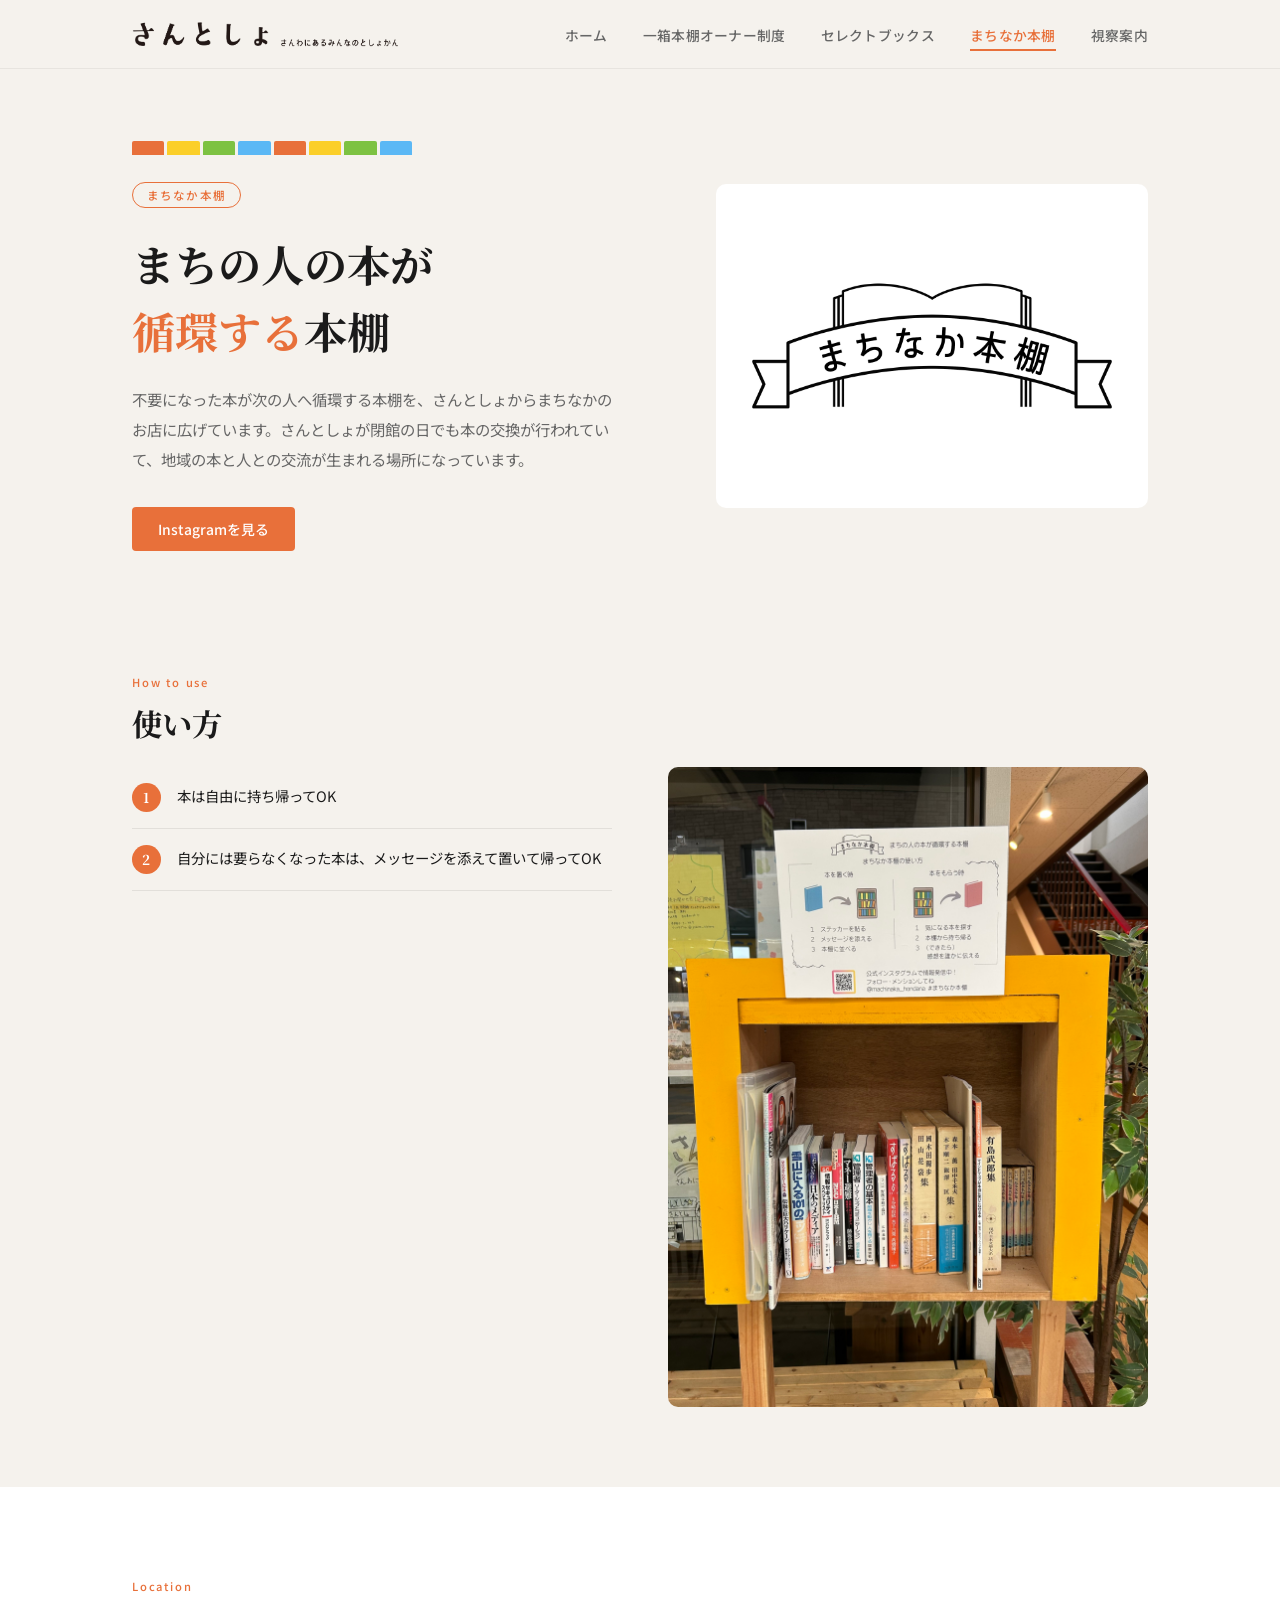
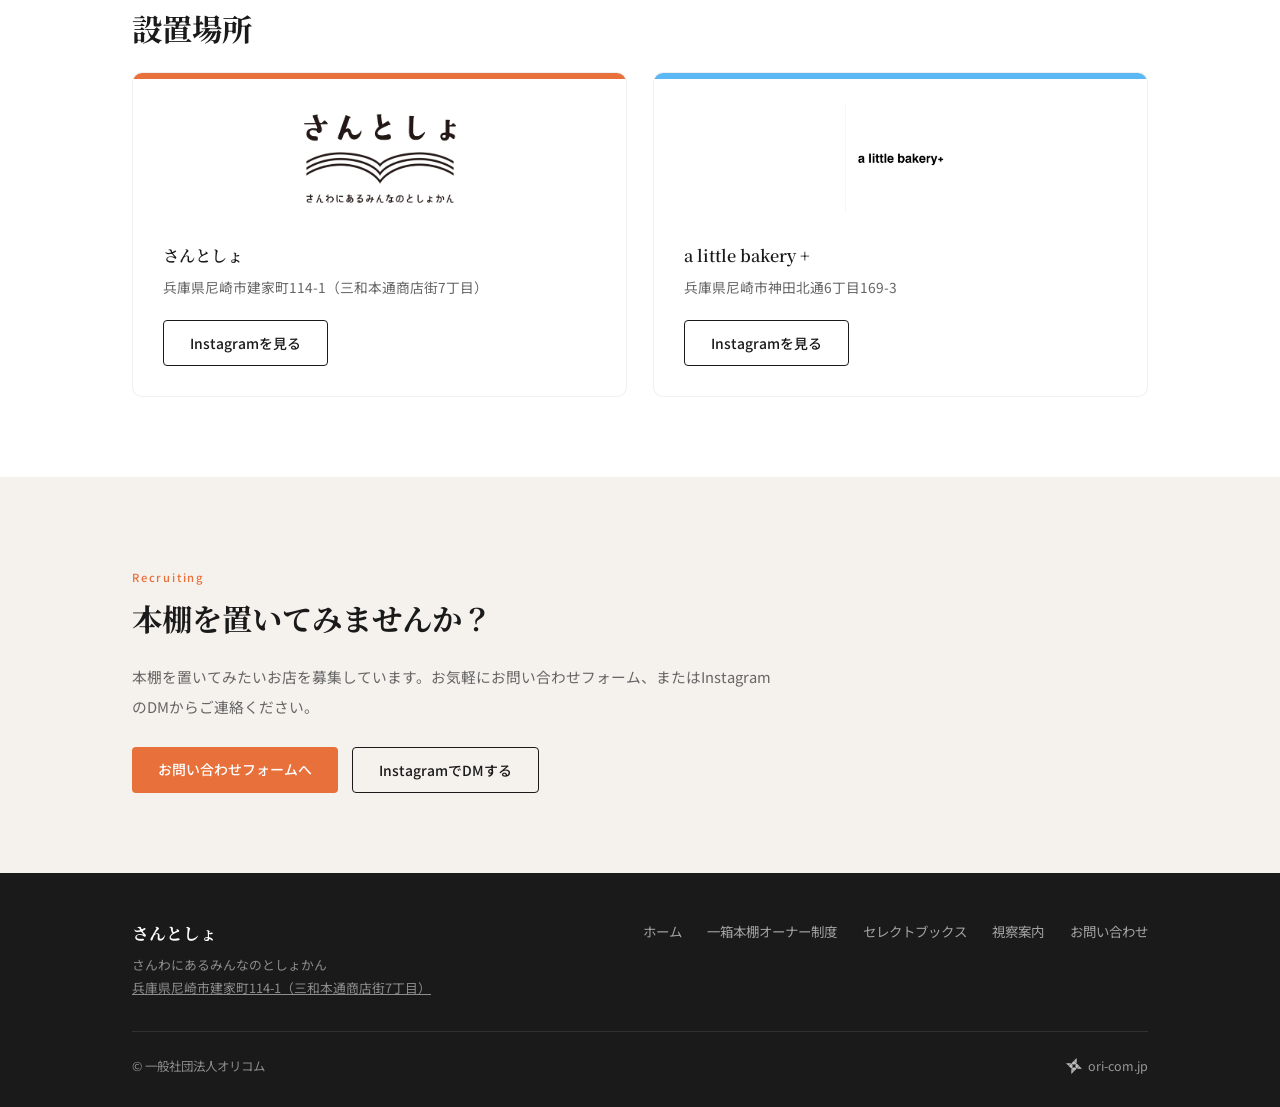
<file: machinakahondana.html>
<!DOCTYPE html>
<html lang="ja">
<head>
<meta charset="UTF-8">
<meta name="viewport" content="width=device-width, initial-scale=1.0">
<title>まちなか本棚 | さんとしょ</title>
<meta name="description" content="まちの人の本が循環する本棚「まちなか本棚」のご案内。誰もが立ち寄れるパブリックスペースに、不要になった本が次の人へ循環する本棚を設置しています。">
<meta property="og:title" content="まちなか本棚 | さんとしょ">
<meta property="og:description" content="誰もが立ち寄ることができるパブリックスペースに、不要になった本が次の人へ循環する本棚を設置。多くの人が本にアクセスできるまちを目指しています。">
<meta property="og:image" content="https://3tosyo.ori-com.jp/images/santosyo.jpg">
<meta property="og:type" content="website">
<link rel="preconnect" href="https://fonts.googleapis.com">
<link rel="preconnect" href="https://fonts.gstatic.com" crossorigin>
<link href="https://fonts.googleapis.com/css2?family=Noto+Sans+JP:wght@400;500;700&family=Noto+Serif+JP:wght@600;700&display=swap" rel="stylesheet">
<link rel="icon" type="image/x-icon" href="favicon.ico">
<link rel="icon" type="image/png" sizes="32x32" href="favicon-32x32.png">
<link rel="icon" type="image/png" sizes="16x16" href="favicon-16x16.png">
<link rel="apple-touch-icon" sizes="180x180" href="apple-touch-icon.png">
<link rel="stylesheet" href="style.css">
<style>
  .location-grid { grid-template-columns: repeat(2, 1fr); }
  @media (max-width: 700px) {
    .location-grid { grid-template-columns: 1fr; }
  }
</style>
</head>
<body>

<header class="site-nav">
  <div class="nav-inner">
    <a class="nav-logo" href="index.html"><img src="images/santosyo_main.svg" alt="さんとしょ" class="nav-logo-main"><img src="images/santosyo_sub.svg" alt="さんわにあるみんなのとしょかん" class="nav-logo-sub"></a>
    <ul class="nav-links">
      <li><a href="index.html">ホーム</a></li>
      <li><a href="owner.html">一箱本棚オーナー制度</a></li>
      <li><a href="selectbooks.html">セレクトブックス</a></li>
      <li><a href="machinakahondana.html" aria-current="page">まちなか本棚</a></li>
      <li><a href="visit.html">視察案内</a></li>
    </ul>
    <button class="ham" id="hamBtn" aria-label="メニューを開く"><span></span><span></span><span></span></button>
  </div>
</header>
<nav class="mobile-menu" id="mobileMenu">
    <a href="index.html">ホーム</a>
    <a href="owner.html">一箱本棚オーナー制度</a>
    <a href="selectbooks.html">セレクトブックス</a>
    <a href="machinakahondana.html">まちなか本棚</a>
    <a href="visit.html">視察案内</a>
  </nav>

<main>

  <section class="hero" style="padding-bottom:2rem;">
    <div class="wrap">
      <div class="hero-grid">
        <div>
          <div class="shelf-strip" style="max-width:280px;">
            <span></span><span></span><span></span><span></span><span></span><span></span><span></span><span></span>
          </div>
          <span class="hero-tag">まちなか本棚</span>
          <h1>まちの人の本が<br><span class="accent">循環する</span>本棚</h1>
          <p class="lead">不要になった本が次の人へ循環する本棚を、さんとしょからまちなかのお店に広げています。さんとしょが閉館の日でも本の交換が行われていて、地域の本と人との交流が生まれる場所になっています。</p>
          <div class="hero-actions">
            <a class="btn-primary" href="https://www.instagram.com/machinaka_hondana/" target="_blank" rel="noopener">Instagramを見る</a>
          </div>
        </div>
        <div class="hero-photo" style="background:var(--white); display:flex; align-items:center; justify-content:center; padding:2rem;">
          <img src="images/machinakahondana.jpg" alt="まちなか本棚 ロゴ" style="width:100%; height:auto; object-fit:contain;">
        </div>
      </div>
    </div>
  </section>

  <section>
    <div class="wrap">
      <p class="section-label">How to use</p>
      <h2 class="section-title reveal">使い方</h2>
      <div class="two-col reveal">
        <ol class="step-list reveal">
          <li>本は自由に持ち帰ってOK</li>
          <li>自分には要らなくなった本は、メッセージを添えて置いて帰ってOK</li>
        </ol>
        <img src="images/machihon-shelf.jpg" alt="まちなか本棚の実際の様子" style="width:100%; border-radius:10px;">
      </div>
    </div>
  </section>

  <section class="alt">
    <div class="wrap">
      <p class="section-label">Location</p>
      <h2 class="section-title reveal">設置場所</h2>
      <div class="card-grid location-grid reveal">
        <div class="card">
          <div class="card-top" style="background:var(--orange);"></div>
          <div style="padding:1.5rem 1.5rem 0;">
            <img src="images/machihon1.jpg" alt="さんとしょ ロゴ" style="max-width:100%; max-height:110px; height:auto; display:block; margin:0 auto; object-fit:contain;">
          </div>
          <div class="card-body">
            <h3 class="card-title">さんとしょ</h3>
            <p class="card-text">兵庫県尼崎市建家町114-1（三和本通商店街7丁目）</p>
            <div style="margin-top:1.2rem;">
              <a class="btn-outline" href="https://www.instagram.com/3tosyo/" target="_blank" rel="noopener">Instagramを見る</a>
            </div>
          </div>
        </div>
        <div class="card">
          <div class="card-top" style="background:var(--blue);"></div>
          <div style="padding:1.5rem 1.5rem 0;">
            <img src="images/machihon2.jpg" alt="a little bakery + ロゴ" style="max-width:100%; max-height:110px; height:auto; display:block; margin:0 auto; object-fit:contain;">
          </div>
          <div class="card-body">
            <h3 class="card-title">a little bakery +</h3>
            <p class="card-text">兵庫県尼崎市神田北通6丁目169-3</p>
            <div style="margin-top:1.2rem;">
              <a class="btn-outline" href="https://www.instagram.com/alittlebakery/" target="_blank" rel="noopener">Instagramを見る</a>
            </div>
          </div>
        </div>
      </div>
    </div>
  </section>

  <section>
    <div class="wrap">
      <p class="section-label">Recruiting</p>
      <h2 class="section-title reveal">本棚を置いてみませんか？</h2>
      <p class="section-body reveal" style="max-width:640px;">本棚を置いてみたいお店を募集しています。お気軽にお問い合わせフォーム、またはInstagramのDMからご連絡ください。</p>
      <div class="hero-actions" style="margin-top:1.6rem;">
        <a class="btn-primary" href="https://forms.gle/2fWpQnDXAQ5Btg9T9" target="_blank" rel="noopener">お問い合わせフォームへ</a>
        <a class="btn-outline" href="https://www.instagram.com/machinaka_hondana/" target="_blank" rel="noopener">InstagramでDMする</a>
      </div>
    </div>
  </section>

</main>

<footer class="site-footer">
  <div class="wrap">
    <div class="footer-top">
      <div>
        <div class="footer-brand">さんとしょ</div>
        <p>さんわにあるみんなのとしょかん<br><a href="https://maps.app.goo.gl/mhg2My3oF3n4jtTj6" target="_blank" rel="noopener">兵庫県尼崎市建家町114-1（三和本通商店街7丁目）</a></p>
      </div>
      <div class="footer-links">
        <a href="index.html">ホーム</a>
        <a href="owner.html">一箱本棚オーナー制度</a>
        <a href="selectbooks.html">セレクトブックス</a>
        <a href="visit.html">視察案内</a>
        <a href="https://forms.gle/2fWpQnDXAQ5Btg9T9" target="_blank" rel="noopener">お問い合わせ</a>
      </div>
    </div>
    <div class="footer-bottom">
      <span>© 一般社団法人オリコム</span>
      <a href="https://ori-com.jp/" target="_blank" rel="noopener">
        <img src="images/orikomu_logo.svg" alt=""> ori-com.jp
      </a>
    </div>
  </div>
</footer>

<script>
  const hamBtn = document.getElementById('hamBtn');
  const mobileMenu = document.getElementById('mobileMenu');
  hamBtn.addEventListener('click', () => mobileMenu.classList.toggle('open'));
  mobileMenu.querySelectorAll('a').forEach(a => a.addEventListener('click', () => mobileMenu.classList.remove('open')));

  // スクロールで軽くフェードインするアニメーション
  const revealObserver = new IntersectionObserver((entries) => {
    entries.forEach(entry => {
      if (entry.isIntersecting) {
        entry.target.classList.add('visible');
        revealObserver.unobserve(entry.target);
      }
    });
  }, { threshold: 0.12 });
  document.querySelectorAll('.reveal').forEach(el => revealObserver.observe(el));
</script>

</body>
</html>
</file>
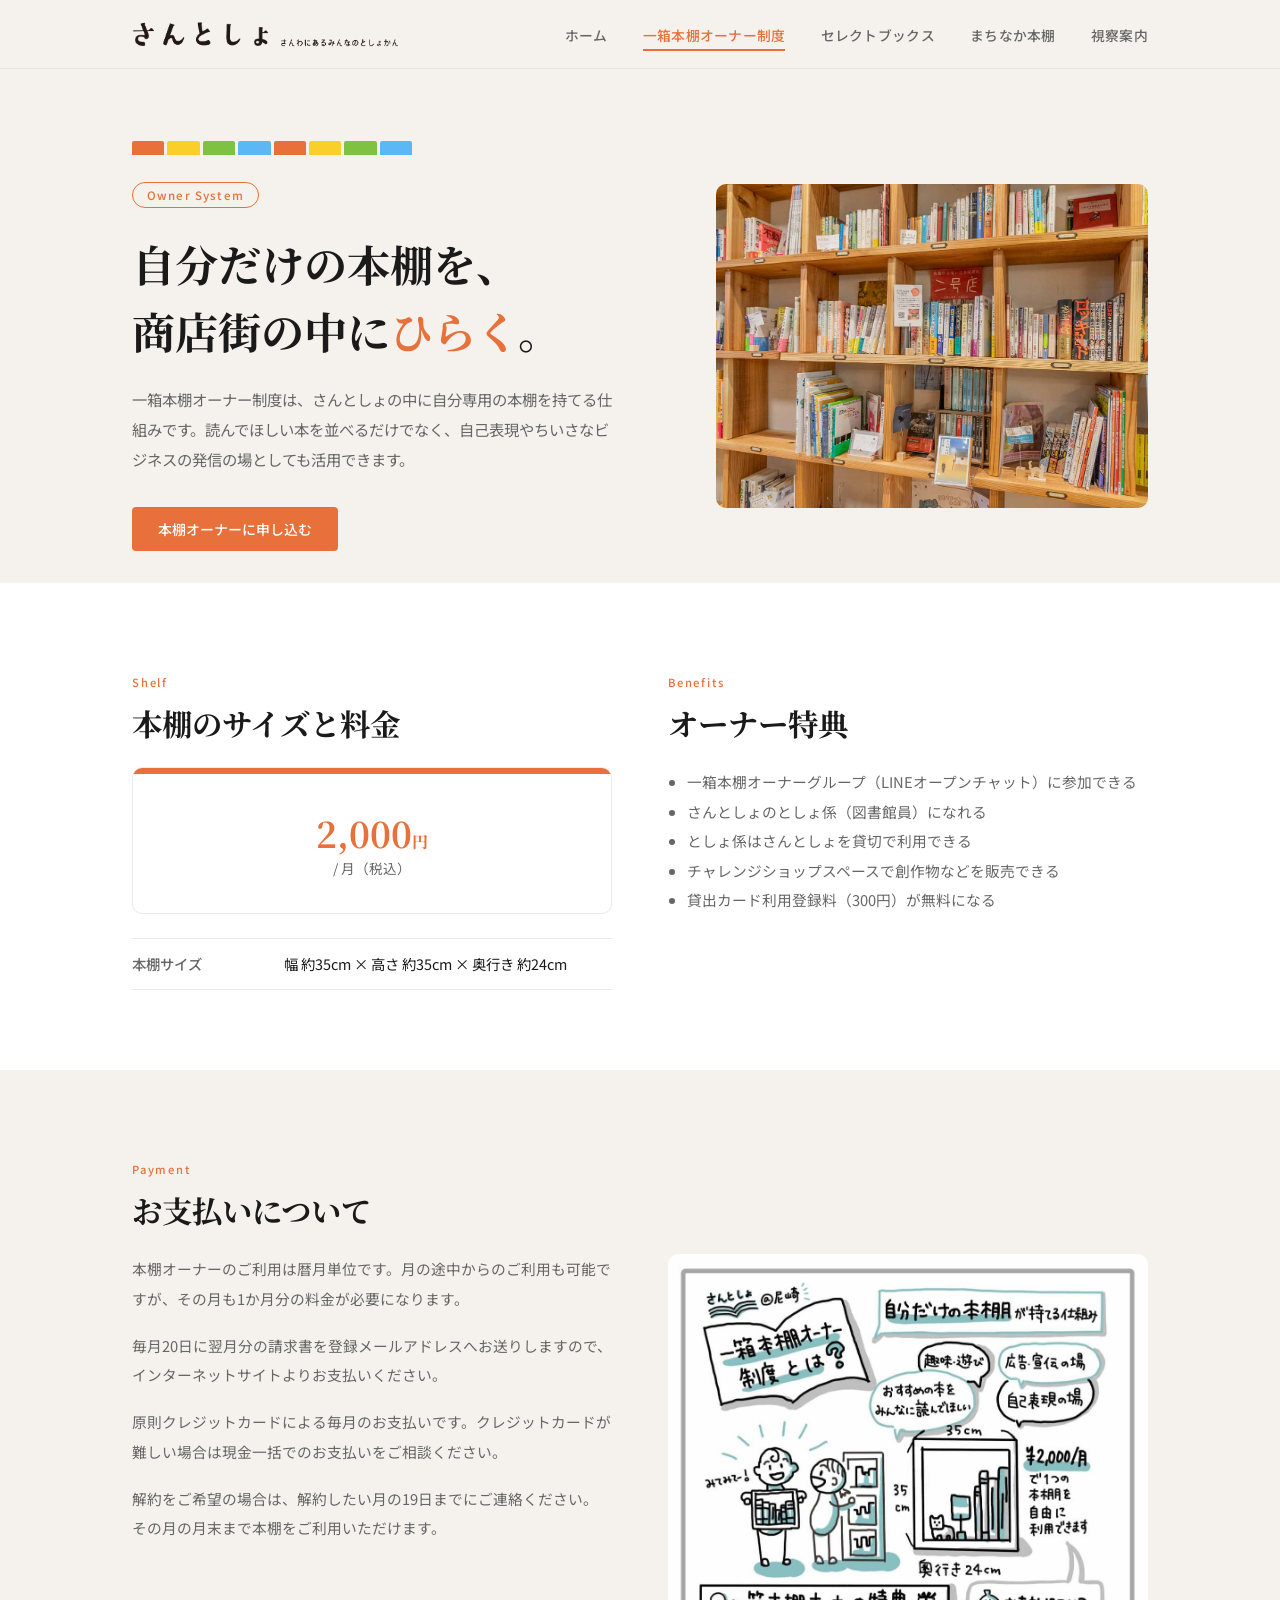
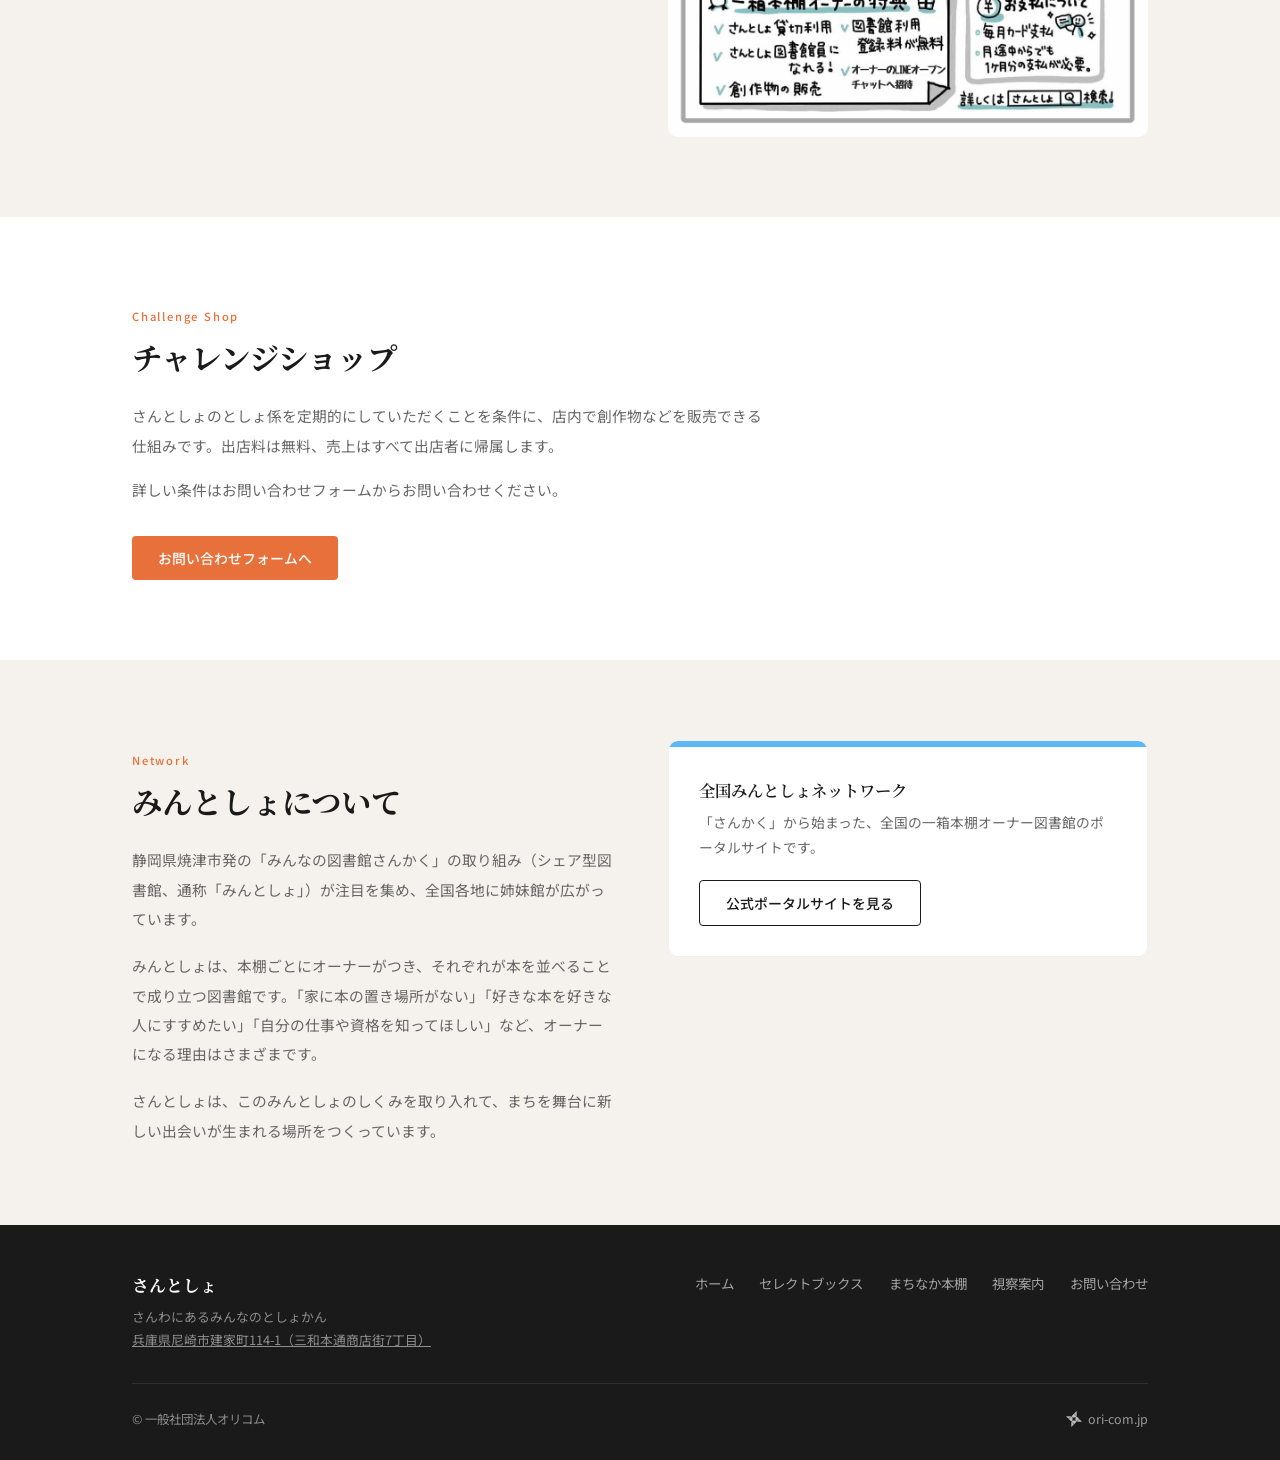
<file: owner.html>
<!DOCTYPE html>
<html lang="ja">
<head>
<meta charset="UTF-8">
<meta name="viewport" content="width=device-width, initial-scale=1.0">
<title>一箱本棚オーナー制度 | さんとしょ</title>
<meta name="description" content="さんとしょの一箱本棚オーナー制度・チャレンジショップのご案内。料金や特典、申込方法をまとめています。">
<meta property="og:title" content="一箱本棚オーナー制度 | さんとしょ">
<meta property="og:description" content="さんとしょに自分だけの本棚を持てる「一箱本棚オーナー制度」と、お店番を条件に出店できる「チャレンジショップ」のご案内。">
<meta property="og:image" content="https://3tosyo.ori-com.jp/images/santosyo.jpg">
<meta property="og:type" content="website">
<link rel="preconnect" href="https://fonts.googleapis.com">
<link rel="preconnect" href="https://fonts.gstatic.com" crossorigin>
<link href="https://fonts.googleapis.com/css2?family=Noto+Sans+JP:wght@400;500;700&family=Noto+Serif+JP:wght@600;700&display=swap" rel="stylesheet">
<link rel="icon" type="image/x-icon" href="favicon.ico">
<link rel="icon" type="image/png" sizes="32x32" href="favicon-32x32.png">
<link rel="icon" type="image/png" sizes="16x16" href="favicon-16x16.png">
<link rel="apple-touch-icon" sizes="180x180" href="apple-touch-icon.png">
<link rel="stylesheet" href="style.css">
<style>
  .sticky-owner-cta{
    position: fixed;
    top: 68px;
    left: 0;
    right: 0;
    z-index: 90;
    display: flex;
    justify-content: center;
    padding: 0.7rem 1rem;
    background: rgba(245, 242, 237, 0.94);
    backdrop-filter: blur(6px);
    border-bottom: 1px solid rgba(0,0,0,0.06);
    box-shadow: 0 4px 14px rgba(0,0,0,0.06);
    transform: translateY(-130%);
    opacity: 0;
    transition: transform 0.25s ease, opacity 0.25s ease;
    pointer-events: none;
  }
  .sticky-owner-cta.visible{
    transform: translateY(0);
    opacity: 1;
    pointer-events: auto;
  }
  .sticky-owner-cta a{
    white-space: nowrap;
  }
</style>
</head>
<body>

<header class="site-nav">
  <div class="nav-inner">
    <a class="nav-logo" href="index.html"><img src="images/santosyo_main.svg" alt="さんとしょ" class="nav-logo-main"><img src="images/santosyo_sub.svg" alt="さんわにあるみんなのとしょかん" class="nav-logo-sub"></a>
    <ul class="nav-links">
      <li><a href="index.html">ホーム</a></li>
      <li><a href="owner.html" aria-current="page">一箱本棚オーナー制度</a></li>
      <li><a href="selectbooks.html">セレクトブックス</a></li>
      <li><a href="machinakahondana.html">まちなか本棚</a></li>
      <li><a href="visit.html">視察案内</a></li>
    </ul>
    <button class="ham" id="hamBtn" aria-label="メニューを開く"><span></span><span></span><span></span></button>
  </div>
</header>
<div class="sticky-owner-cta" id="stickyOwnerCta">
  <a class="btn-primary" href="https://forms.gle/ENxRDXgyXdLfLTGc6" target="_blank" rel="noopener">本棚オーナーに申し込む</a>
</div>
<nav class="mobile-menu" id="mobileMenu">
    <a href="index.html">ホーム</a>
    <a href="owner.html">一箱本棚オーナー制度</a>
    <a href="selectbooks.html">セレクトブックス</a>
    <a href="machinakahondana.html">まちなか本棚</a>
    <a href="visit.html">視察案内</a>
  </nav>

<main>

  <section class="hero" style="padding-bottom:2rem;">
    <div class="wrap">
      <div class="hero-grid">
        <div>
          <div class="shelf-strip" style="max-width:280px;">
            <span></span><span></span><span></span><span></span><span></span><span></span><span></span><span></span>
          </div>
          <span class="hero-tag">Owner System</span>
          <h1>自分だけの本棚を、<br>商店街の中に<span class="accent">ひらく</span>。</h1>
          <p class="lead">一箱本棚オーナー制度は、さんとしょの中に自分専用の本棚を持てる仕組みです。読んでほしい本を並べるだけでなく、自己表現やちいさなビジネスの発信の場としても活用できます。</p>
          <div class="hero-actions">
            <a class="btn-primary" id="heroOwnerCta" href="https://forms.gle/ENxRDXgyXdLfLTGc6" target="_blank" rel="noopener">本棚オーナーに申し込む</a>
          </div>
        </div>
        <div class="hero-photo">
          <img src="images/owner.jpg" alt="一箱本棚オーナーの本棚の様子">
        </div>
      </div>
    </div>
  </section>

  <section class="alt">
    <div class="wrap">
      <div class="two-col reveal">
        <div>
          <p class="section-label">Shelf</p>
          <h2 class="section-title reveal">本棚のサイズと料金</h2>
          <div class="price-box reveal">
            <div class="amount">2,000<span style="font-size:1rem;">円</span></div>
            <div class="unit">/ 月（税込）</div>
          </div>
          <dl class="info-list reveal" style="margin-top:1.5rem;">
            <li><dt>本棚サイズ</dt><dd>幅 約35cm × 高さ 約35cm × 奥行き 約24cm</dd></li>
          </dl>
        </div>
        <div>
          <p class="section-label">Benefits</p>
          <h2 class="section-title reveal">オーナー特典</h2>
          <div class="section-body reveal">
            <ul style="padding-left:1.2rem; margin:0; line-height:2;">
              <li>一箱本棚オーナーグループ（LINEオープンチャット）に参加できる</li>
              <li>さんとしょのとしょ係（図書館員）になれる</li>
              <li>としょ係はさんとしょを貸切で利用できる</li>
              <li>チャレンジショップスペースで創作物などを販売できる</li>
              <li>貸出カード利用登録料（300円）が無料になる</li>
            </ul>
          </div>
        </div>
      </div>
    </div>
  </section>

  <section>
    <div class="wrap">
      <p class="section-label">Payment</p>
      <h2 class="section-title reveal">お支払いについて</h2>
      <div class="two-col reveal">
        <div class="section-body">
          <p>本棚オーナーのご利用は暦月単位です。月の途中からのご利用も可能ですが、その月も1か月分の料金が必要になります。</p>
          <p>毎月20日に翌月分の請求書を登録メールアドレスへお送りしますので、インターネットサイトよりお支払いください。</p>
          <p>原則クレジットカードによる毎月のお支払いです。クレジットカードが難しい場合は現金一括でのお支払いをご相談ください。</p>
          <p>解約をご希望の場合は、解約したい月の19日までにご連絡ください。その月の月末まで本棚をご利用いただけます。</p>
        </div>
        <div>
          <img src="images/whatowner.jpg" alt="一箱本棚オーナー制度の説明イラスト：本棚のサイズ、料金、特典、お支払いについて" style="width:100%; border-radius:10px;">
        </div>
      </div>
    </div>
  </section>

  <section class="alt" id="challenge">
    <div class="wrap">
      <p class="section-label">Challenge Shop</p>
      <h2 class="section-title reveal">チャレンジショップ</h2>
      <p class="section-body reveal" style="max-width:640px; margin-bottom:0.6rem;">さんとしょのとしょ係を定期的にしていただくことを条件に、店内で創作物などを販売できる仕組みです。出店料は無料、売上はすべて出店者に帰属します。</p>
      <p class="section-body reveal" style="max-width:640px;">詳しい条件はお問い合わせフォームからお問い合わせください。</p>

      <div style="margin-top:2rem;">
        <a class="btn-primary" href="https://forms.gle/2fWpQnDXAQ5Btg9T9" target="_blank" rel="noopener">お問い合わせフォームへ</a>
      </div>
    </div>
  </section>

  <section id="mintosyo">
    <div class="wrap">
      <div class="two-col reveal">
        <div>
          <p class="section-label">Network</p>
          <h2 class="section-title reveal">みんとしょについて</h2>
          <div class="section-body reveal">
            <p>静岡県焼津市発の「みんなの図書館さんかく」の取り組み（シェア型図書館、通称「みんとしょ」）が注目を集め、全国各地に姉妹館が広がっています。</p>
            <p>みんとしょは、本棚ごとにオーナーがつき、それぞれが本を並べることで成り立つ図書館です。「家に本の置き場所がない」「好きな本を好きな人にすすめたい」「自分の仕事や資格を知ってほしい」など、オーナーになる理由はさまざまです。</p>
            <p>さんとしょは、このみんとしょのしくみを取り入れて、まちを舞台に新しい出会いが生まれる場所をつくっています。</p>
          </div>
        </div>
        <div class="card reveal">
          <div class="card-top" style="background:var(--blue);"></div>
          <div class="card-body">
            <h3 class="card-title">全国みんとしょネットワーク</h3>
            <p class="card-text">「さんかく」から始まった、全国の一箱本棚オーナー図書館のポータルサイトです。</p>
            <div style="margin-top:1.2rem;">
              <a class="btn-outline" href="https://sancacu.org/" target="_blank" rel="noopener">公式ポータルサイトを見る</a>
            </div>
          </div>
        </div>
      </div>
    </div>
  </section>

</main>

<footer class="site-footer">
  <div class="wrap">
    <div class="footer-top">
      <div>
        <div class="footer-brand">さんとしょ</div>
        <p>さんわにあるみんなのとしょかん<br><a href="https://maps.app.goo.gl/mhg2My3oF3n4jtTj6" target="_blank" rel="noopener">兵庫県尼崎市建家町114-1（三和本通商店街7丁目）</a></p>
      </div>
      <div class="footer-links">
        <a href="index.html">ホーム</a>
        <a href="selectbooks.html">セレクトブックス</a>
        <a href="machinakahondana.html">まちなか本棚</a>
        <a href="visit.html">視察案内</a>
        <a href="https://forms.gle/2fWpQnDXAQ5Btg9T9" target="_blank" rel="noopener">お問い合わせ</a>
      </div>
    </div>
    <div class="footer-bottom">
      <span>© 一般社団法人オリコム</span>
      <a href="https://ori-com.jp/" target="_blank" rel="noopener">
        <img src="images/orikomu_logo.svg" alt=""> ori-com.jp
      </a>
    </div>
  </div>
</footer>

<script>
  const hamBtn = document.getElementById('hamBtn');
  const mobileMenu = document.getElementById('mobileMenu');
  hamBtn.addEventListener('click', () => mobileMenu.classList.toggle('open'));
  mobileMenu.querySelectorAll('a').forEach(a => a.addEventListener('click', () => mobileMenu.classList.remove('open')));

  // スクロールで軽くフェードインするアニメーション
  const revealObserver = new IntersectionObserver((entries) => {
    entries.forEach(entry => {
      if (entry.isIntersecting) {
        entry.target.classList.add('visible');
        revealObserver.unobserve(entry.target);
      }
    });
  }, { threshold: 0.12 });
  document.querySelectorAll('.reveal').forEach(el => revealObserver.observe(el));

  // 「本棚オーナーに申し込む」ボタンの上部固定バー
  const stickyOwnerCta = document.getElementById('stickyOwnerCta');
  const heroOwnerCta = document.getElementById('heroOwnerCta');

  if (stickyOwnerCta && heroOwnerCta) {
    const ownerCtaObserver = new IntersectionObserver((entries) => {
      entries.forEach(entry => {
        if (entry.isIntersecting) {
          stickyOwnerCta.classList.remove('visible');
        } else if (entry.boundingClientRect.top < 0) {
          // 元のボタンが画面上部より上にスクロールされた時だけ表示
          stickyOwnerCta.classList.add('visible');
        }
      });
    }, { threshold: 0 });
    ownerCtaObserver.observe(heroOwnerCta);
  }
</script>

</body>
</html>
</file>
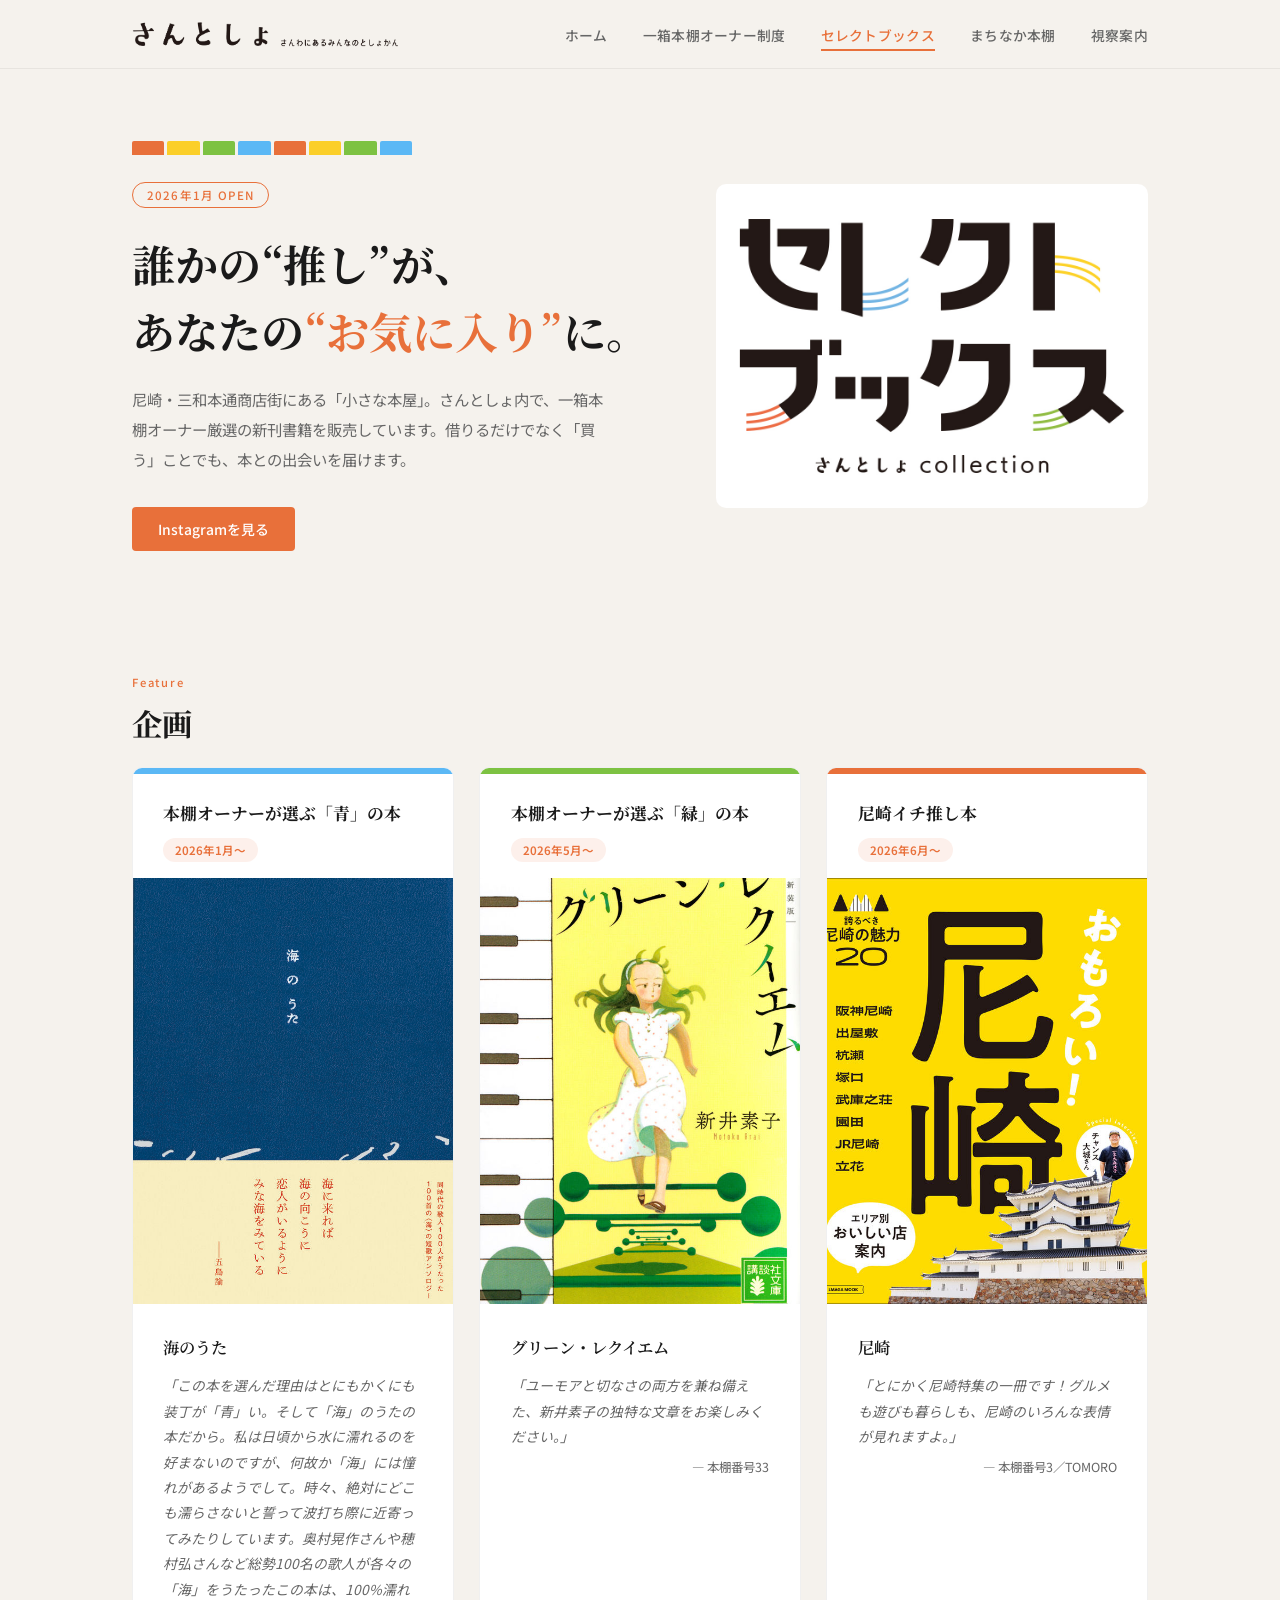
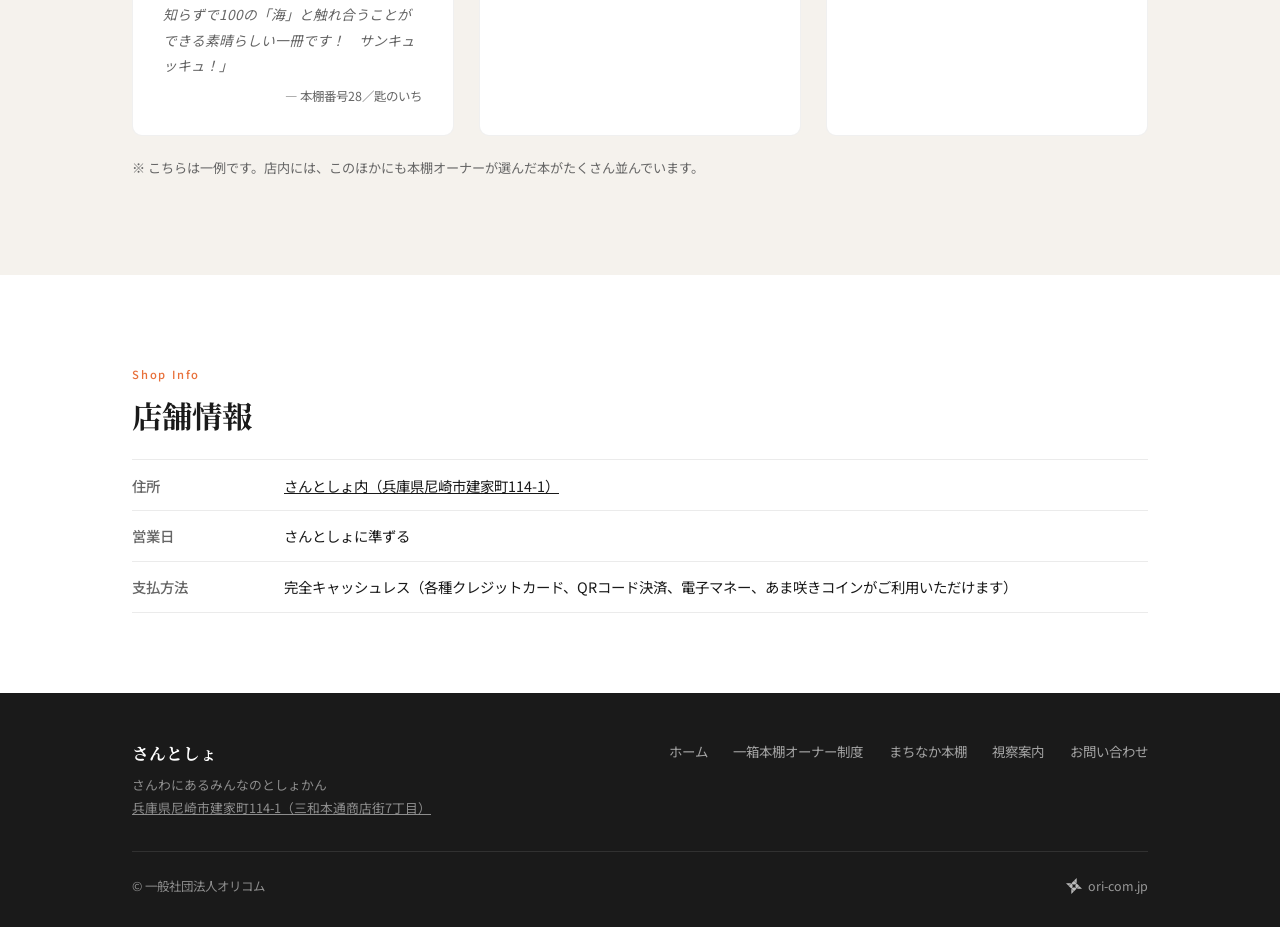
<file: selectbooks.html>
<!DOCTYPE html>
<html lang="ja">
<head>
<meta charset="UTF-8">
<meta name="viewport" content="width=device-width, initial-scale=1.0">
<title>さんとしょセレクトブックス | さんとしょ</title>
<meta name="description" content="さんとしょ内にある新刊書店「さんとしょセレクトブックス」。一箱本棚オーナー厳選の新刊書籍を販売しています。">
<meta property="og:title" content="さんとしょセレクトブックス | さんとしょ">
<meta property="og:description" content="一箱本棚オーナー厳選の新刊書籍を販売する、さんとしょ内の小さな本屋。">
<meta property="og:image" content="https://3tosyo.ori-com.jp/images/santosyo.jpg">
<meta property="og:type" content="website">
<link rel="preconnect" href="https://fonts.googleapis.com">
<link rel="preconnect" href="https://fonts.gstatic.com" crossorigin>
<link href="https://fonts.googleapis.com/css2?family=Noto+Sans+JP:wght@400;500;700&family=Noto+Serif+JP:wght@600;700&display=swap" rel="stylesheet">
<link rel="icon" type="image/x-icon" href="favicon.ico">
<link rel="icon" type="image/png" sizes="32x32" href="favicon-32x32.png">
<link rel="icon" type="image/png" sizes="16x16" href="favicon-16x16.png">
<link rel="apple-touch-icon" sizes="180x180" href="apple-touch-icon.png">
<link rel="stylesheet" href="style.css">
</head>
<body>

<header class="site-nav">
  <div class="nav-inner">
    <a class="nav-logo" href="index.html"><img src="images/santosyo_main.svg" alt="さんとしょ" class="nav-logo-main"><img src="images/santosyo_sub.svg" alt="さんわにあるみんなのとしょかん" class="nav-logo-sub"></a>
    <ul class="nav-links">
      <li><a href="index.html">ホーム</a></li>
      <li><a href="owner.html">一箱本棚オーナー制度</a></li>
      <li><a href="selectbooks.html" aria-current="page">セレクトブックス</a></li>
      <li><a href="machinakahondana.html">まちなか本棚</a></li>
      <li><a href="visit.html">視察案内</a></li>
    </ul>
    <button class="ham" id="hamBtn" aria-label="メニューを開く"><span></span><span></span><span></span></button>
  </div>
</header>
<nav class="mobile-menu" id="mobileMenu">
    <a href="index.html">ホーム</a>
    <a href="owner.html">一箱本棚オーナー制度</a>
    <a href="selectbooks.html">セレクトブックス</a>
    <a href="machinakahondana.html">まちなか本棚</a>
    <a href="visit.html">視察案内</a>
  </nav>

<main>

  <section class="hero" style="padding-bottom:2rem;">
    <div class="wrap">
      <div class="hero-grid">
        <div>
          <div class="shelf-strip" style="max-width:280px;">
            <span></span><span></span><span></span><span></span><span></span><span></span><span></span><span></span>
          </div>
          <span class="hero-tag">2026年1月 OPEN</span>
          <h1>誰かの“推し”が、<br>あなたの<span class="accent">“お気に入り”</span>に。</h1>
          <p class="lead">尼崎・三和本通商店街にある「小さな本屋」。さんとしょ内で、一箱本棚オーナー厳選の新刊書籍を販売しています。借りるだけでなく「買う」ことでも、本との出会いを届けます。</p>
          <div class="hero-actions">
            <a class="btn-primary" href="https://www.instagram.com/3tosyo_selectbooks/" target="_blank" rel="noopener">Instagramを見る</a>
          </div>
        </div>
        <div class="hero-photo">
          <img src="images/selectbooks.jpg" alt="さんとしょセレクトブックスの店内の様子">
        </div>
      </div>
    </div>
  </section>

  <section>
    <div class="wrap">
      <p class="section-label">Feature</p>
      <h2 class="section-title reveal">企画</h2>
      <div class="card-grid reveal">
        <div class="card card-blue">
          <div class="card-top"></div>
          <div class="card-header">
            <p class="card-eyebrow">本棚オーナーが選ぶ「青」の本</p>
            <span class="card-period">2026年1月〜</span>
          </div>
          <div class="book-cover"><img src="images/book-blue.jpg" alt="「青」の本の書影"></div>
          <div class="card-body">
            <h3 class="card-title">海のうた</h3>
            <blockquote class="book-quote">「この本を選んだ理由はとにもかくにも装丁が「青」い。そして「海」のうたの本だから。私は日頃から水に濡れるのを好まないのですが、何故か「海」には憧れがあるようでして。時々、絶対にどこも濡らさないと誓って波打ち際に近寄ってみたりしています。奥村晃作さんや穂村弘さんなど総勢100名の歌人が各々の「海」をうたったこの本は、100%濡れ知らずで100の「海」と触れ合うことができる素晴らしい一冊です！　サンキュッキュ！」</blockquote>
            <p class="book-recommender">― 本棚番号28／匙のいち</p>
          </div>
        </div>
        <div class="card card-green">
          <div class="card-top"></div>
          <div class="card-header">
            <p class="card-eyebrow">本棚オーナーが選ぶ「緑」の本</p>
            <span class="card-period">2026年5月〜</span>
          </div>
          <div class="book-cover"><img src="images/book-green.jpg" alt="「緑」の本の書影"></div>
          <div class="card-body">
            <h3 class="card-title">グリーン・レクイエム</h3>
            <blockquote class="book-quote">「ユーモアと切なさの両方を兼ね備えた、新井素子の独特な文章をお楽しみください。」</blockquote>
            <p class="book-recommender">― 本棚番号33</p>
          </div>
        </div>
        <div class="card card-orange">
          <div class="card-top"></div>
          <div class="card-header">
            <p class="card-eyebrow">尼崎イチ推し本</p>
            <span class="card-period">2026年6月〜</span>
          </div>
          <div class="book-cover"><img src="images/book-amagasaki.jpg" alt="尼崎の書影"></div>
          <div class="card-body">
            <h3 class="card-title">尼崎</h3>
            <blockquote class="book-quote">「とにかく尼崎特集の一冊です！グルメも遊びも暮らしも、尼崎のいろんな表情が見れますよ。」</blockquote>
            <p class="book-recommender">― 本棚番号3／TOMORO</p>
          </div>
        </div>
      </div>
      <p class="section-body reveal" style="margin-top:1.2rem; font-size:0.82rem;">※ こちらは一例です。店内には、このほかにも本棚オーナーが選んだ本がたくさん並んでいます。</p>
    </div>
  </section>

  <section class="alt">
    <div class="wrap">
      <p class="section-label">Shop Info</p>
      <h2 class="section-title reveal">店舗情報</h2>
      <dl class="info-list reveal">
        <li><dt>住所</dt><dd><a href="https://maps.app.goo.gl/mhg2My3oF3n4jtTj6" target="_blank" rel="noopener">さんとしょ内（兵庫県尼崎市建家町114-1）</a></dd></li>
        <li><dt>営業日</dt><dd>さんとしょに準ずる</dd></li>
        <li><dt>支払方法</dt><dd>完全キャッシュレス（各種クレジットカード、QRコード決済、電子マネー、あま咲きコインがご利用いただけます）</dd></li>
      </dl>
    </div>
  </section>

</main>

<footer class="site-footer">
  <div class="wrap">
    <div class="footer-top">
      <div>
        <div class="footer-brand">さんとしょ</div>
        <p>さんわにあるみんなのとしょかん<br><a href="https://maps.app.goo.gl/mhg2My3oF3n4jtTj6" target="_blank" rel="noopener">兵庫県尼崎市建家町114-1（三和本通商店街7丁目）</a></p>
      </div>
      <div class="footer-links">
        <a href="index.html">ホーム</a>
        <a href="owner.html">一箱本棚オーナー制度</a>
        <a href="machinakahondana.html">まちなか本棚</a>
        <a href="visit.html">視察案内</a>
        <a href="https://forms.gle/2fWpQnDXAQ5Btg9T9" target="_blank" rel="noopener">お問い合わせ</a>
      </div>
    </div>
    <div class="footer-bottom">
      <span>© 一般社団法人オリコム</span>
      <a href="https://ori-com.jp/" target="_blank" rel="noopener">
        <img src="images/orikomu_logo.svg" alt=""> ori-com.jp
      </a>
    </div>
  </div>
</footer>

<script>
  const hamBtn = document.getElementById('hamBtn');
  const mobileMenu = document.getElementById('mobileMenu');
  hamBtn.addEventListener('click', () => mobileMenu.classList.toggle('open'));
  mobileMenu.querySelectorAll('a').forEach(a => a.addEventListener('click', () => mobileMenu.classList.remove('open')));

  // スクロールで軽くフェードインするアニメーション
  const revealObserver = new IntersectionObserver((entries) => {
    entries.forEach(entry => {
      if (entry.isIntersecting) {
        entry.target.classList.add('visible');
        revealObserver.unobserve(entry.target);
      }
    });
  }, { threshold: 0.12 });
  document.querySelectorAll('.reveal').forEach(el => revealObserver.observe(el));
</script>

</body>
</html>
</file>
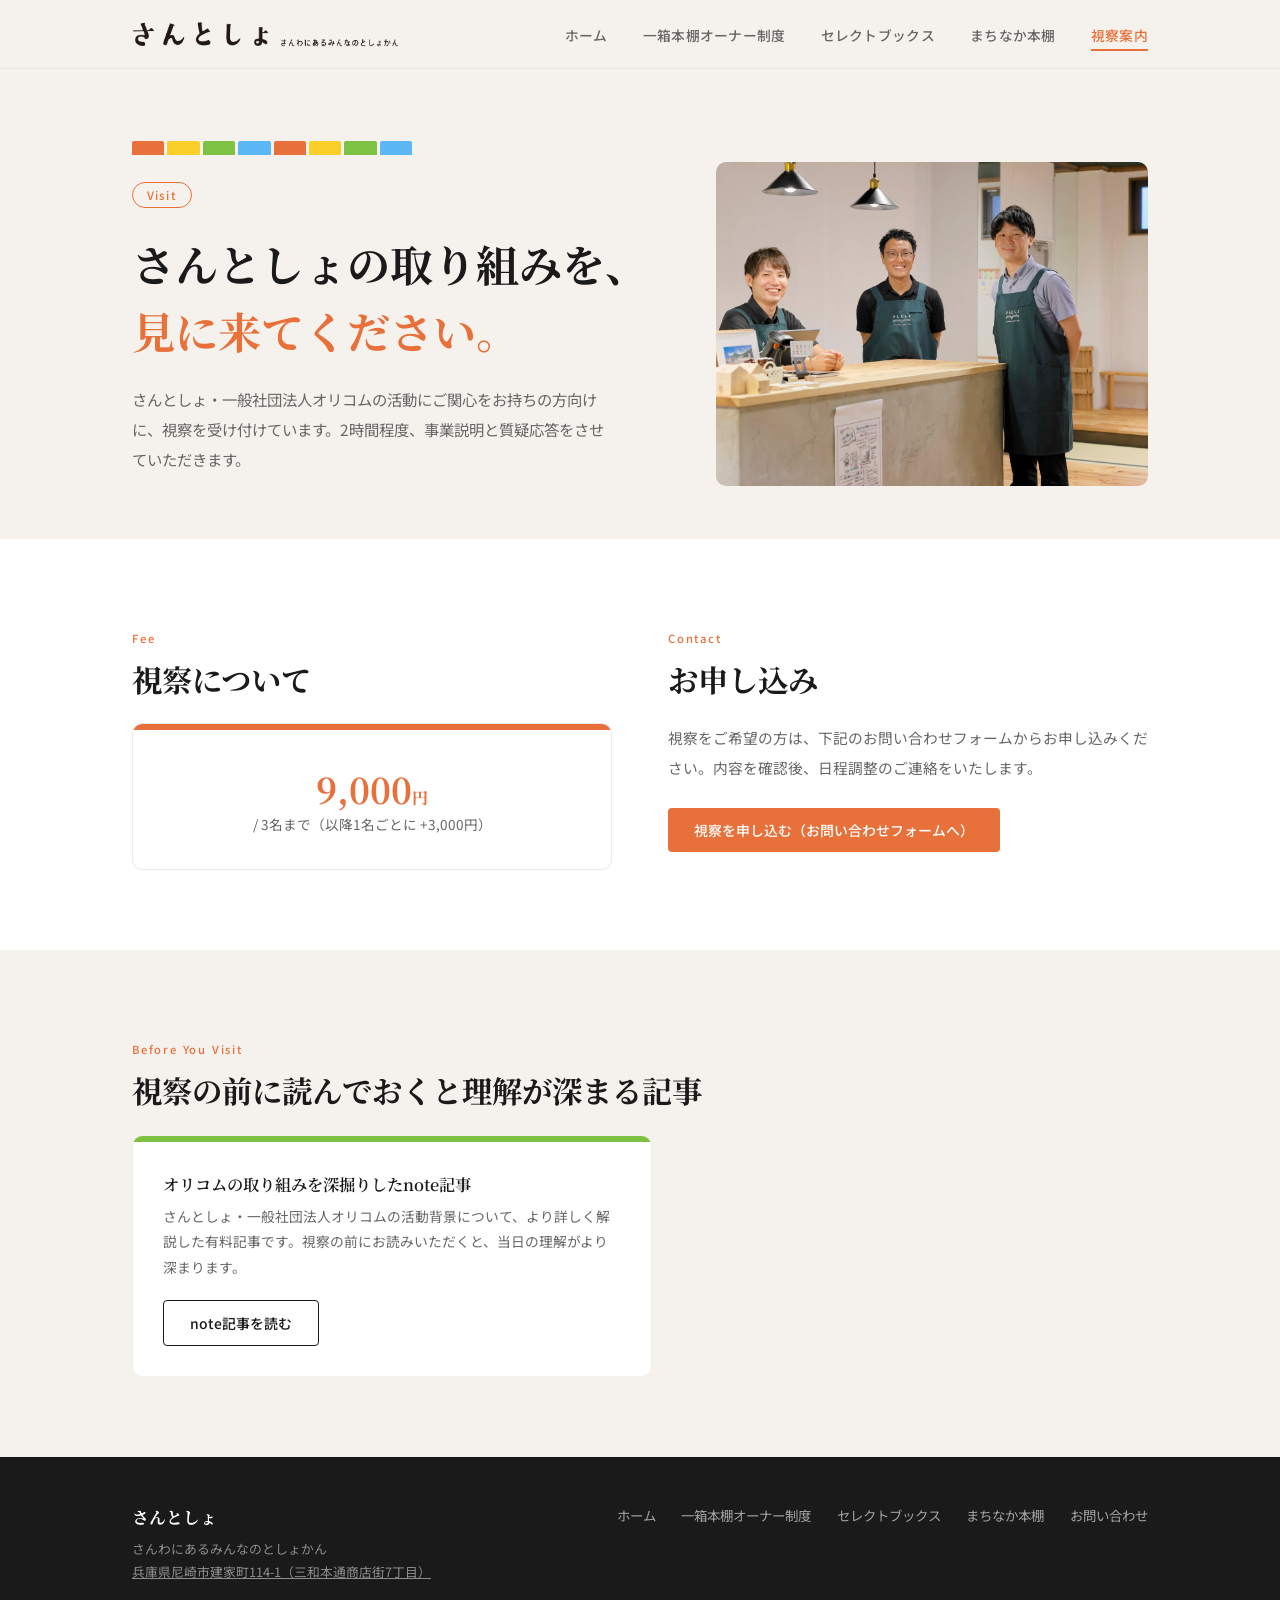
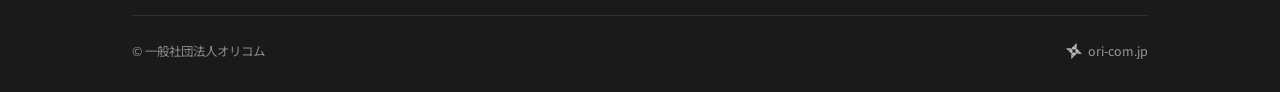
<file: visit.html>
<!DOCTYPE html>
<html lang="ja">
<head>
<meta charset="UTF-8">
<meta name="viewport" content="width=device-width, initial-scale=1.0">
<title>視察案内 | さんとしょ</title>
<meta name="description" content="さんとしょ・一般社団法人オリコムへの視察のご案内。事業説明のお申し込みはこちらから。">
<meta property="og:title" content="視察案内 | さんとしょ">
<meta property="og:description" content="さんとしょ・一般社団法人オリコムの取り組みについて、視察を受け付けています。">
<meta property="og:image" content="https://3tosyo.ori-com.jp/images/santosyo.jpg">
<meta property="og:type" content="website">
<link rel="preconnect" href="https://fonts.googleapis.com">
<link rel="preconnect" href="https://fonts.gstatic.com" crossorigin>
<link href="https://fonts.googleapis.com/css2?family=Noto+Sans+JP:wght@400;500;700&family=Noto+Serif+JP:wght@600;700&display=swap" rel="stylesheet">
<link rel="icon" type="image/x-icon" href="favicon.ico">
<link rel="icon" type="image/png" sizes="32x32" href="favicon-32x32.png">
<link rel="icon" type="image/png" sizes="16x16" href="favicon-16x16.png">
<link rel="apple-touch-icon" sizes="180x180" href="apple-touch-icon.png">
<link rel="stylesheet" href="style.css">
</head>
<body>

<header class="site-nav">
  <div class="nav-inner">
    <a class="nav-logo" href="index.html"><img src="images/santosyo_main.svg" alt="さんとしょ" class="nav-logo-main"><img src="images/santosyo_sub.svg" alt="さんわにあるみんなのとしょかん" class="nav-logo-sub"></a>
    <ul class="nav-links">
      <li><a href="index.html">ホーム</a></li>
      <li><a href="owner.html">一箱本棚オーナー制度</a></li>
      <li><a href="selectbooks.html">セレクトブックス</a></li>
      <li><a href="machinakahondana.html">まちなか本棚</a></li>
      <li><a href="visit.html" aria-current="page">視察案内</a></li>
    </ul>
    <button class="ham" id="hamBtn" aria-label="メニューを開く"><span></span><span></span><span></span></button>
  </div>
</header>
<nav class="mobile-menu" id="mobileMenu">
    <a href="index.html">ホーム</a>
    <a href="owner.html">一箱本棚オーナー制度</a>
    <a href="selectbooks.html">セレクトブックス</a>
    <a href="machinakahondana.html">まちなか本棚</a>
    <a href="visit.html">視察案内</a>
  </nav>

<main>

  <section class="hero" style="padding-bottom:2rem;">
    <div class="wrap">
      <div class="hero-grid">
        <div>
          <div class="shelf-strip" style="max-width:280px;">
            <span></span><span></span><span></span><span></span><span></span><span></span><span></span><span></span>
          </div>
          <span class="hero-tag">Visit</span>
          <h1>さんとしょの取り組みを、<br><span class="accent">見に来てください。</span></h1>
          <p class="lead">さんとしょ・一般社団法人オリコムの活動にご関心をお持ちの方向けに、視察を受け付けています。2時間程度、事業説明と質疑応答をさせていただきます。</p>
        </div>
        <div class="hero-photo">
          <img src="images/visit.jpg" alt="視察の様子">
        </div>
      </div>
    </div>
  </section>

  <section class="alt">
    <div class="wrap">
      <div class="two-col reveal">
        <div>
          <p class="section-label">Fee</p>
          <h2 class="section-title reveal">視察について</h2>
          <div class="price-box reveal">
            <div class="amount">9,000<span style="font-size:1rem;">円</span></div>
            <div class="unit">/ 3名まで（以降1名ごとに +3,000円）</div>
          </div>
        </div>
        <div>
          <p class="section-label">Contact</p>
          <h2 class="section-title reveal">お申し込み</h2>
          <div class="section-body reveal" style="margin-bottom:1.6rem;">
            <p>視察をご希望の方は、下記のお問い合わせフォームからお申し込みください。内容を確認後、日程調整のご連絡をいたします。</p>
          </div>
          <a class="btn-primary" href="https://forms.gle/2fWpQnDXAQ5Btg9T9" target="_blank" rel="noopener">視察を申し込む（お問い合わせフォームへ）</a>
        </div>
      </div>
    </div>
  </section>

  <section>
    <div class="wrap">
      <p class="section-label">Before You Visit</p>
      <h2 class="section-title reveal">視察の前に読んでおくと理解が深まる記事</h2>
      <div class="card reveal" style="max-width:520px;">
        <div class="card-top" style="background:var(--green);"></div>
        <div class="card-body">
          <h3 class="card-title">オリコムの取り組みを深掘りしたnote記事</h3>
          <p class="card-text">さんとしょ・一般社団法人オリコムの活動背景について、より詳しく解説した有料記事です。視察の前にお読みいただくと、当日の理解がより深まります。</p>
          <div style="margin-top:1.2rem;">
            <a class="btn-outline" href="https://note.com/oricom/n/n3cae0aeb1899" target="_blank" rel="noopener">note記事を読む</a>
          </div>
        </div>
      </div>
    </div>
  </section>

</main>

<footer class="site-footer">
  <div class="wrap">
    <div class="footer-top">
      <div>
        <div class="footer-brand">さんとしょ</div>
        <p>さんわにあるみんなのとしょかん<br><a href="https://maps.app.goo.gl/mhg2My3oF3n4jtTj6" target="_blank" rel="noopener">兵庫県尼崎市建家町114-1（三和本通商店街7丁目）</a></p>
      </div>
      <div class="footer-links">
        <a href="index.html">ホーム</a>
        <a href="owner.html">一箱本棚オーナー制度</a>
        <a href="selectbooks.html">セレクトブックス</a>
        <a href="machinakahondana.html">まちなか本棚</a>
        <a href="https://forms.gle/2fWpQnDXAQ5Btg9T9" target="_blank" rel="noopener">お問い合わせ</a>
      </div>
    </div>
    <div class="footer-bottom">
      <span>© 一般社団法人オリコム</span>
      <a href="https://ori-com.jp/" target="_blank" rel="noopener">
        <img src="images/orikomu_logo.svg" alt=""> ori-com.jp
      </a>
    </div>
  </div>
</footer>

<script>
  const hamBtn = document.getElementById('hamBtn');
  const mobileMenu = document.getElementById('mobileMenu');
  hamBtn.addEventListener('click', () => mobileMenu.classList.toggle('open'));
  mobileMenu.querySelectorAll('a').forEach(a => a.addEventListener('click', () => mobileMenu.classList.remove('open')));

  // スクロールで軽くフェードインするアニメーション
  const revealObserver = new IntersectionObserver((entries) => {
    entries.forEach(entry => {
      if (entry.isIntersecting) {
        entry.target.classList.add('visible');
        revealObserver.unobserve(entry.target);
      }
    });
  }, { threshold: 0.12 });
  document.querySelectorAll('.reveal').forEach(el => revealObserver.observe(el));
</script>

</body>
</html>
</file>
<file: style.css>
/* ==========================================================================
   さんとしょ ～さんわにあるみんなのとしょかん～
   Design tokens shared with ori-com.jp (オリコム本体サイト)
   ========================================================================== */

:root {
  --orange: #E8703A;
  --green:  #7DC242;
  --blue:   #5BB8F5;
  --yellow: #FBCF29;
  --dark:   #1a1a1a;
  --mid:    #666;
  --light:  #f5f2ed;
  --white:  #ffffff;

  --serif: 'Noto Serif JP', serif;
  --sans:  'Noto Sans JP', sans-serif;
}

* { box-sizing: border-box; }

html { scroll-behavior: smooth; }

body {
  margin: 0;
  font-family: var(--sans);
  background: var(--light);
  color: var(--dark);
  overflow-x: hidden;
  -webkit-font-smoothing: antialiased;
}

a { color: inherit; }

img { max-width: 100%; display: block; }

.wrap {
  max-width: 1080px;
  margin: 0 auto;
  padding: 0 2rem;
}

/* ---------- Nav ---------- */
header.site-nav {
  position: sticky;
  top: 0;
  z-index: 100;
  background: rgba(245, 242, 237, 0.92);
  backdrop-filter: blur(6px);
  border-bottom: 1px solid rgba(0,0,0,0.06);
}

.nav-inner {
  max-width: 1080px;
  margin: 0 auto;
  padding: 0 2rem;
  height: 68px;
  display: flex;
  align-items: center;
  justify-content: space-between;
}

.nav-logo {
  display: flex;
  align-items: baseline;
  gap: 10px;
  text-decoration: none;
  color: var(--dark);
}
.nav-logo-main {
  height: 26px;
  width: auto;
  display: block;
}
.nav-logo-sub {
  height: 9px;
  width: auto;
  display: block;
}

.nav-links {
  display: flex;
  gap: 2.2rem;
  list-style: none;
  margin: 0;
  padding: 0;
}
.nav-links a {
  text-decoration: none;
  color: var(--mid);
  font-size: 0.86rem;
  font-weight: 500;
  letter-spacing: 0.02em;
  transition: color 0.2s;
  padding-bottom: 4px;
  border-bottom: 2px solid transparent;
}
.nav-links a:hover,
.nav-links a[aria-current="page"] {
  color: var(--orange);
}
.nav-links a[aria-current="page"] {
  border-bottom-color: var(--orange);
}

.ham {
  display: none;
  flex-direction: column;
  gap: 5px;
  background: none;
  border: none;
  cursor: pointer;
  padding: 8px;
}
.ham span { display: block; width: 22px; height: 1.5px; background: var(--dark); transition: all 0.25s; }

.mobile-menu {
  display: none;
  flex-direction: column;
  gap: 1.4rem;
  position: fixed;
  inset: 68px 0 0 0;
  background: var(--light);
  z-index: 99;
  padding: 2.5rem 2rem;
}
.mobile-menu.open { display: flex; }
.mobile-menu a {
  text-decoration: none;
  color: var(--dark);
  font-size: 1.15rem;
  font-weight: 500;
  border-bottom: 1px solid rgba(0,0,0,0.08);
  padding-bottom: 1.1rem;
}

@media (max-width: 760px) {
  .nav-links { display: none; }
  .ham { display: flex; }
}

/* ---------- Hero ---------- */
.hero {
  padding: 4.5rem 0 3.5rem;
}
.hero-grid {
  display: grid;
  grid-template-columns: 1.1fr 0.9fr;
  gap: 3.5rem;
  align-items: center;
}
.hero-tag {
  display: inline-block;
  font-size: 0.72rem;
  font-weight: 500;
  letter-spacing: 0.1em;
  color: var(--orange);
  border: 1px solid var(--orange);
  padding: 4px 14px;
  border-radius: 100px;
  margin-bottom: 1.4rem;
}
.hero h1 {
  font-family: var(--serif);
  font-size: clamp(1.7rem, 3.6vw, 2.7rem);
  font-weight: 700;
  line-height: 1.55;
  margin: 0 0 1.3rem;
}
.hero h1 .accent { color: var(--orange); }
.hero p.lead {
  color: var(--mid);
  font-size: 0.96rem;
  line-height: 1.95;
  max-width: 480px;
  margin: 0 0 2rem;
}
.hero-actions { display: flex; gap: 0.9rem; flex-wrap: wrap; }

.btn-primary, .btn-outline {
  display: inline-block;
  padding: 12px 26px;
  text-decoration: none;
  border-radius: 4px;
  font-size: 0.87rem;
  font-weight: 500;
  transition: background 0.2s, color 0.2s, transform 0.2s;
}
.btn-primary { background: var(--orange); color: #fff; }
.btn-primary:hover { background: #d05f2c; transform: translateY(-2px); }
.btn-outline { border: 1.5px solid var(--dark); color: var(--dark); }
.btn-outline:hover { background: var(--dark); color: #fff; }

.hero-photo {
  position: relative;
  border-radius: 10px;
  overflow: hidden;
  aspect-ratio: 4 / 3;
  background: var(--dark);
}
.hero-photo > img { width: 100%; height: 100%; object-fit: cover; display: block; }
.hero-photo .slideshow { position: absolute; inset: 0; }
.hero-photo .slide { position: absolute; inset: 0; opacity: 0; transition: opacity 1s ease; }
.hero-photo .slide.active { opacity: 1; }
.hero-photo .slide img { width: 100%; height: 100%; object-fit: cover; }
.hero-photo .slide-dots {
  position: absolute;
  bottom: 1rem; right: 1rem;
  display: flex; gap: 7px;
  z-index: 2;
}
.hero-photo .slide-dot {
  width: 8px; height: 8px;
  border-radius: 50%;
  background: rgba(255,255,255,0.45);
  border: none;
  padding: 0;
  cursor: pointer;
  transition: background 0.3s, transform 0.3s;
}
.hero-photo .slide-dot.active { background: #fff; transform: scale(1.25); }

@media (max-width: 760px) {
  .hero-grid { grid-template-columns: 1fr; }
  .hero-photo { order: -1; }
}

/* ---------- Bookshelf motif (SVG) ---------- */
.shelf-strip {
  display: flex;
  gap: 3px;
  height: 14px;
  margin: 0 0 1.6rem;
}
.shelf-strip span { flex: 1; border-radius: 2px 2px 0 0; }
.shelf-strip span:nth-child(4n+1) { background: var(--orange); }
.shelf-strip span:nth-child(4n+2) { background: var(--yellow); }
.shelf-strip span:nth-child(4n+3) { background: var(--green); }
.shelf-strip span:nth-child(4n)   { background: var(--blue); }

/* ---------- Sections ---------- */
section { padding: 5rem 0; }
section.alt { background: var(--white); }

.section-label {
  font-size: 0.7rem;
  letter-spacing: 0.16em;
  color: var(--orange);
  margin-bottom: 0.7rem;
  font-weight: 500;
}
.section-title {
  font-family: var(--serif);
  font-size: clamp(1.4rem, 2.4vw, 1.9rem);
  font-weight: 700;
  line-height: 1.5;
  margin: 0 0 1.3rem;
}
.section-body { font-size: 0.92rem; color: var(--mid); line-height: 2; }
.section-body p { margin: 0 0 1.1rem; }
.section-body p:last-child { margin-bottom: 0; }

.two-col {
  display: grid;
  grid-template-columns: 1fr 1fr;
  gap: 3.5rem;
  align-items: start;
}
@media (max-width: 760px) {
  .two-col { grid-template-columns: 1fr; gap: 2.2rem; }
}

/* ---------- Info list / rule cards ---------- */
.info-list { list-style: none; margin: 0; padding: 0; }
.info-list li {
  display: flex;
  gap: 1rem;
  padding: 0.9rem 0;
  border-bottom: 1px solid rgba(0,0,0,0.08);
  font-size: 0.9rem;
}
.info-list li:first-child { border-top: 1px solid rgba(0,0,0,0.08); }
.info-list dt {
  flex: 0 0 8.5rem;
  color: var(--mid);
  font-weight: 500;
}
.info-list dd { margin: 0; }

/* ---------- Cards ---------- */
.card-grid {
  display: grid;
  grid-template-columns: repeat(3, 1fr);
  gap: 1.6rem;
}
@media (max-width: 900px) {
  .card-grid { grid-template-columns: 1fr; }
}
.card {
  background: var(--white);
  border-radius: 10px;
  overflow: hidden;
  border: 1px solid rgba(0,0,0,0.06);
}
.card-top { height: 6px; }
.card-orange .card-top { background: var(--orange); }
.card-green  .card-top { background: var(--green); }
.card-blue   .card-top { background: var(--blue); }
.card-body { padding: 1.9rem; }
.card-title { font-family: var(--serif); font-size: 1.02rem; font-weight: 600; margin: 0 0 0.5rem; }
.card-text { font-size: 0.86rem; color: var(--mid); line-height: 1.85; margin: 0; }

/* ---------- Book pick cards ---------- */
.book-cover {
  aspect-ratio: 3 / 4;
  background: var(--light);
  overflow: hidden;
}
.book-cover img { width: 100%; height: 100%; object-fit: cover; display: block; }
.card-header { padding: 1.7rem 1.9rem 1rem; }
.card-eyebrow {
  font-family: var(--serif);
  font-size: 1.05rem;
  font-weight: 700;
  color: var(--dark);
  margin: 0 0 0.6rem;
  line-height: 1.5;
}
.card-period {
  display: inline-block;
  font-size: 0.72rem;
  font-weight: 600;
  color: var(--orange);
  background: rgba(232, 112, 58, 0.1);
  padding: 4px 12px;
  border-radius: 100px;
}
.book-quote {
  margin: 0.9rem 0 0.5rem;
  padding: 0;
  border: none;
  font-size: 0.86rem;
  font-style: italic;
  color: var(--mid);
  line-height: 1.85;
}
.book-recommender { font-size: 0.78rem; color: var(--mid); text-align: right; margin: 0; }

/* ---------- Pricing box ---------- */
.price-box {
  position: relative;
  background: var(--white);
  border: 1px solid rgba(0,0,0,0.08);
  border-radius: 10px;
  padding: 2.4rem 2.2rem 2.2rem;
  text-align: center;
  overflow: hidden;
}
.price-box::before {
  content: "";
  position: absolute;
  top: 0; left: 0; right: 0;
  height: 6px;
  background: var(--orange);
}
.price-box .amount { font-family: var(--serif); font-size: 2.2rem; font-weight: 700; color: var(--orange); }
.price-box .unit { font-size: 0.85rem; color: var(--mid); }

/* ---------- Numbered steps (genuine sequences only) ---------- */
.step-list { list-style: none; margin: 0; padding: 0; counter-reset: step; }
.step-list li {
  counter-increment: step;
  display: flex;
  gap: 1rem;
  padding: 1rem 0;
  border-bottom: 1px solid rgba(0,0,0,0.08);
  font-size: 0.9rem;
  line-height: 1.85;
}
.step-list li::before {
  content: counter(step);
  flex: 0 0 1.8rem;
  height: 1.8rem;
  border-radius: 50%;
  background: var(--orange);
  color: #fff;
  font-family: var(--serif);
  font-size: 0.85rem;
  font-weight: 700;
  display: flex;
  align-items: center;
  justify-content: center;
}

/* ---------- Availability table ---------- */
.avail-table { width: 100%; border-collapse: collapse; font-size: 0.9rem; }
.avail-table th, .avail-table td {
  text-align: left;
  padding: 0.8rem 0.6rem;
  border-bottom: 1px solid rgba(0,0,0,0.08);
}
.avail-table th { color: var(--mid); font-weight: 500; font-size: 0.8rem; }
.avail-dot {
  display: inline-block;
  width: 9px; height: 9px;
  border-radius: 50%;
  margin-right: 6px;
}
.avail-dot.full  { background: var(--mid); opacity: 0.35; }
.avail-dot.open  { background: var(--green); }

/* ---------- Media mentions ---------- */
.media-list {
  margin-top: 1.8rem;
  display: flex;
  flex-direction: column;
  gap: 2.4rem;
}
.media-entry {
  display: grid;
  grid-template-columns: 6.5rem 1fr;
  gap: 1.6rem;
  padding-bottom: 2.4rem;
  border-bottom: 1px solid rgba(0,0,0,0.08);
}
.media-entry:last-child { border-bottom: none; padding-bottom: 0; }
.media-date {
  font-family: var(--serif);
  font-size: 0.85rem;
  color: var(--orange);
  font-weight: 600;
  letter-spacing: 0.02em;
}
.media-body p { font-size: 0.92rem; color: var(--mid); line-height: 1.9; margin: 0 0 0.8rem; }
.media-link {
  display: inline-block;
  font-size: 0.84rem;
  font-weight: 500;
  color: var(--dark);
  text-decoration: none;
  border-bottom: 1px solid var(--dark);
  padding-bottom: 1px;
}
.media-link:hover { color: var(--orange); border-color: var(--orange); }
.video-embed {
  position: relative;
  width: 100%;
  padding-top: 56.25%;
  border-radius: 8px;
  overflow: hidden;
  margin-top: 0.4rem;
}
.video-embed iframe {
  position: absolute; inset: 0; width: 100%; height: 100%; border: 0;
}
@media (max-width: 600px) {
  .media-entry { grid-template-columns: 1fr; gap: 0.5rem; }
}

/* ---------- Instagram feed widget (SnapWidget) ---------- */
.snapwidget-container {
  position: relative;
  margin-top: 1.8rem;
  border-radius: 10px;
  overflow: hidden;
  text-align: center;
  max-width: 765px;
  margin-left: auto;
  margin-right: auto;
  aspect-ratio: 765 / 510;
}
.snapwidget-container iframe {
  position: absolute !important;
  inset: 0 !important;
  width: 100% !important;
  height: 100% !important;
}
.snapwidget-container:empty {
  min-height: 200px;
  background: var(--white);
  border: 1px dashed rgba(0,0,0,0.15);
  display: flex;
  align-items: center;
  justify-content: center;
}
.snapwidget-container:empty::after {
  content: "SnapWidgetの埋め込みコードをここに設置します";
  font-size: 0.82rem;
  color: var(--mid);
}

/* ---------- SNS row ---------- */
.sns-row { display: flex; gap: 0.9rem; justify-content: center; flex-wrap: wrap; margin-top: 1.6rem; }
.sns-row a {
  width: 46px; height: 46px;
  border-radius: 50%;
  border: 1.5px solid rgba(0,0,0,0.15);
  display: flex; align-items: center; justify-content: center;
  text-decoration: none;
  color: var(--dark);
  transition: all 0.2s;
}
.sns-row a svg { width: 19px; height: 19px; }
.sns-row a:hover { background: var(--dark); color: #fff; border-color: var(--dark); }
.sns-row a.sns-ig:hover { background: linear-gradient(135deg, #f09433, #e6683c, #dc2743, #cc2366, #bc1888); border-color: transparent; }
.sns-row a.sns-fb:hover { background: #1877f2; border-color: #1877f2; }
.sns-row a.sns-note:hover { background: var(--green); border-color: var(--green); }

/* ---------- CTA banner ---------- */
.cta-banner {
  background: var(--dark);
  color: #fff;
  border-radius: 12px;
  padding: 3rem 2.5rem;
  text-align: center;
}
.cta-banner .section-title { color: #fff; }
.cta-banner p { color: rgba(255,255,255,0.65); font-size: 0.92rem; margin: 0 0 1.6rem; }

/* ---------- Footer ---------- */
footer.site-footer {
  background: var(--dark);
  color: rgba(255,255,255,0.5);
  padding: 3rem 0 2rem;
}
.footer-top {
  display: flex;
  justify-content: space-between;
  align-items: flex-start;
  gap: 2rem;
  flex-wrap: wrap;
  padding-bottom: 2rem;
  border-bottom: 1px solid rgba(255,255,255,0.1);
}
.footer-brand { font-family: var(--serif); color: #fff; font-size: 1.05rem; font-weight: 700; }
.footer-brand + p { font-size: 0.8rem; margin: 0.5rem 0 0; max-width: 320px; line-height: 1.8; }
.footer-links { display: flex; gap: 1.6rem; flex-wrap: wrap; }
.footer-links a { text-decoration: none; color: rgba(255,255,255,0.6); font-size: 0.84rem; }
.footer-links a:hover { color: var(--orange); }
.footer-bottom {
  display: flex;
  justify-content: space-between;
  align-items: center;
  flex-wrap: wrap;
  gap: 0.8rem;
  padding-top: 1.6rem;
  font-size: 0.78rem;
}
.footer-bottom a { color: rgba(255,255,255,0.55); text-decoration: none; display: flex; align-items: center; gap: 6px; }
.footer-bottom img { height: 16px; width: auto; filter: brightness(0) invert(1); opacity: 0.7; }

@media (max-width: 760px) {
  .card-grid { grid-template-columns: 1fr; }
  section { padding: 3.5rem 0; }
  .info-list dt { flex-basis: 6.5rem; }
}

/* ---------- Scroll reveal (light) ---------- */
.reveal {
  opacity: 0;
  transform: translateY(18px);
  transition: opacity 0.6s ease, transform 0.6s ease;
}
.reveal.visible {
  opacity: 1;
  transform: translateY(0);
}
@media (prefers-reduced-motion: reduce) {
  .reveal { opacity: 1; transform: none; transition: none; }
}
</file>
